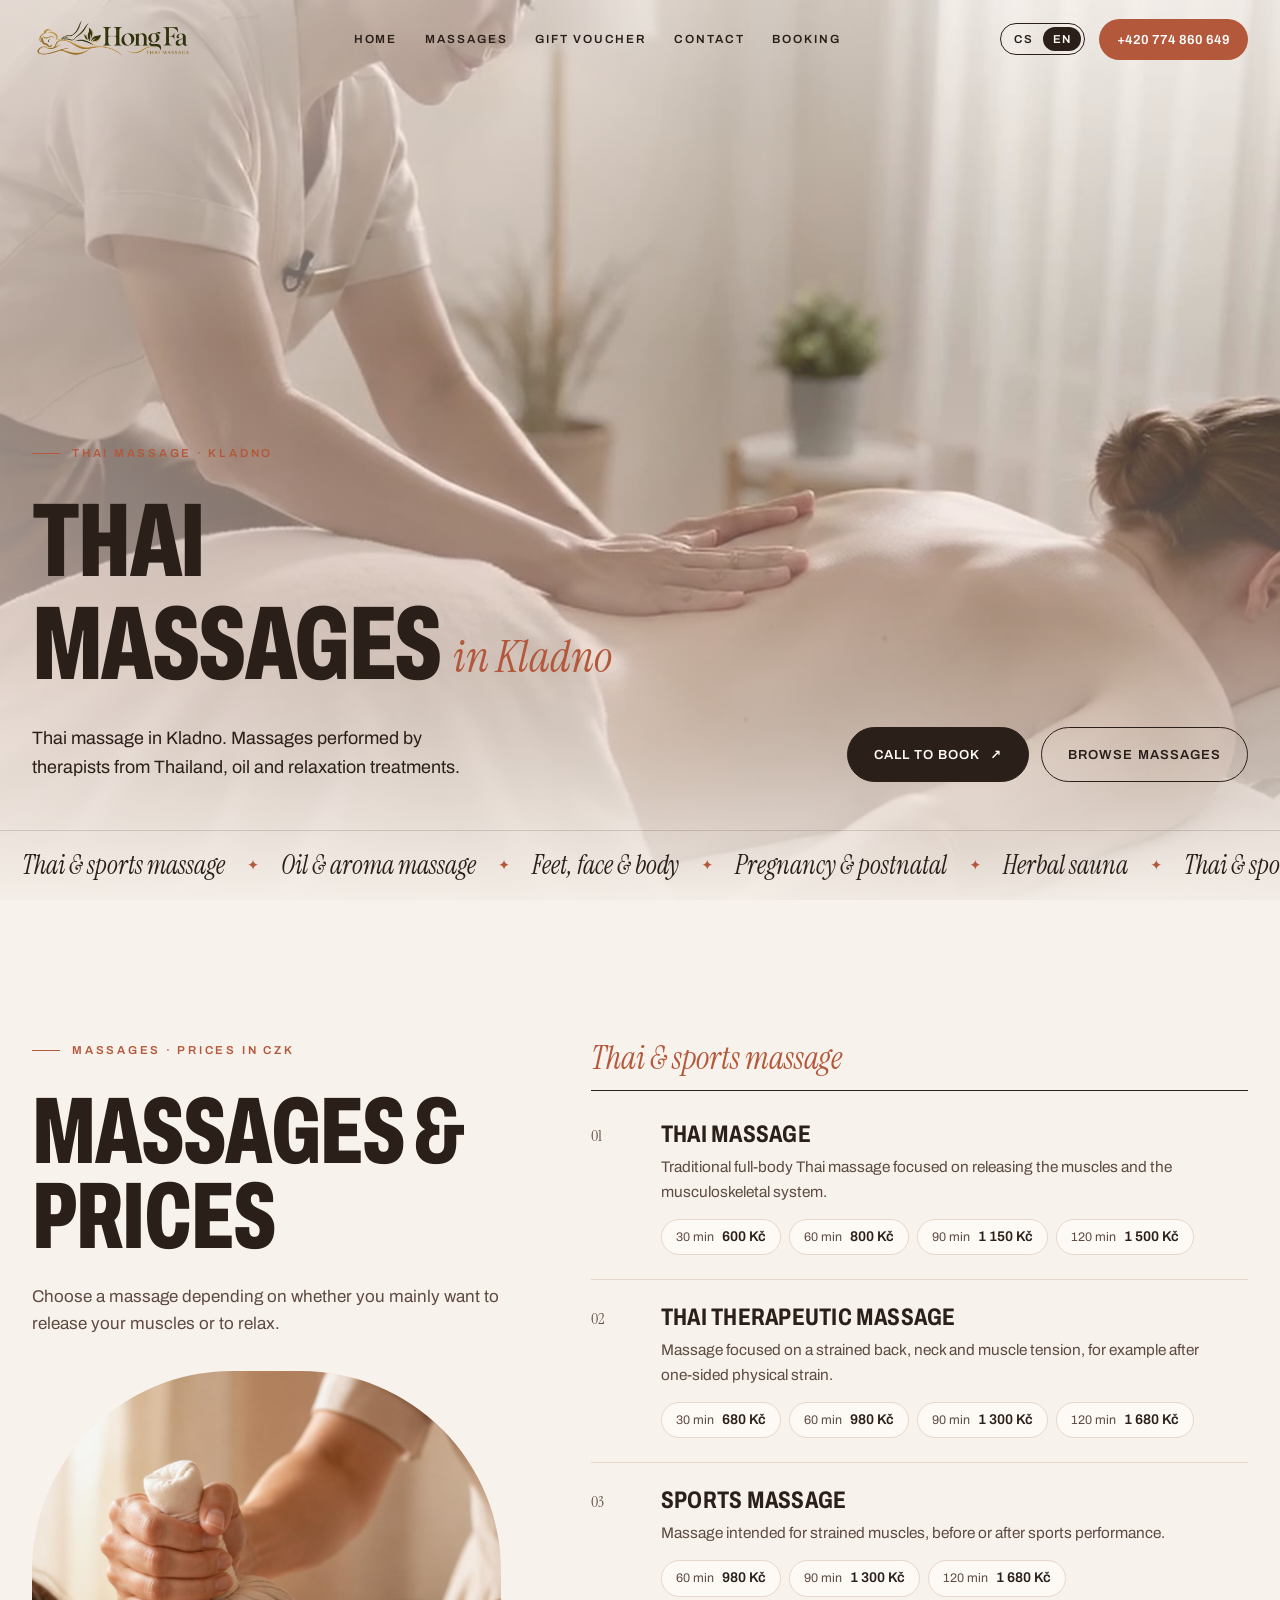
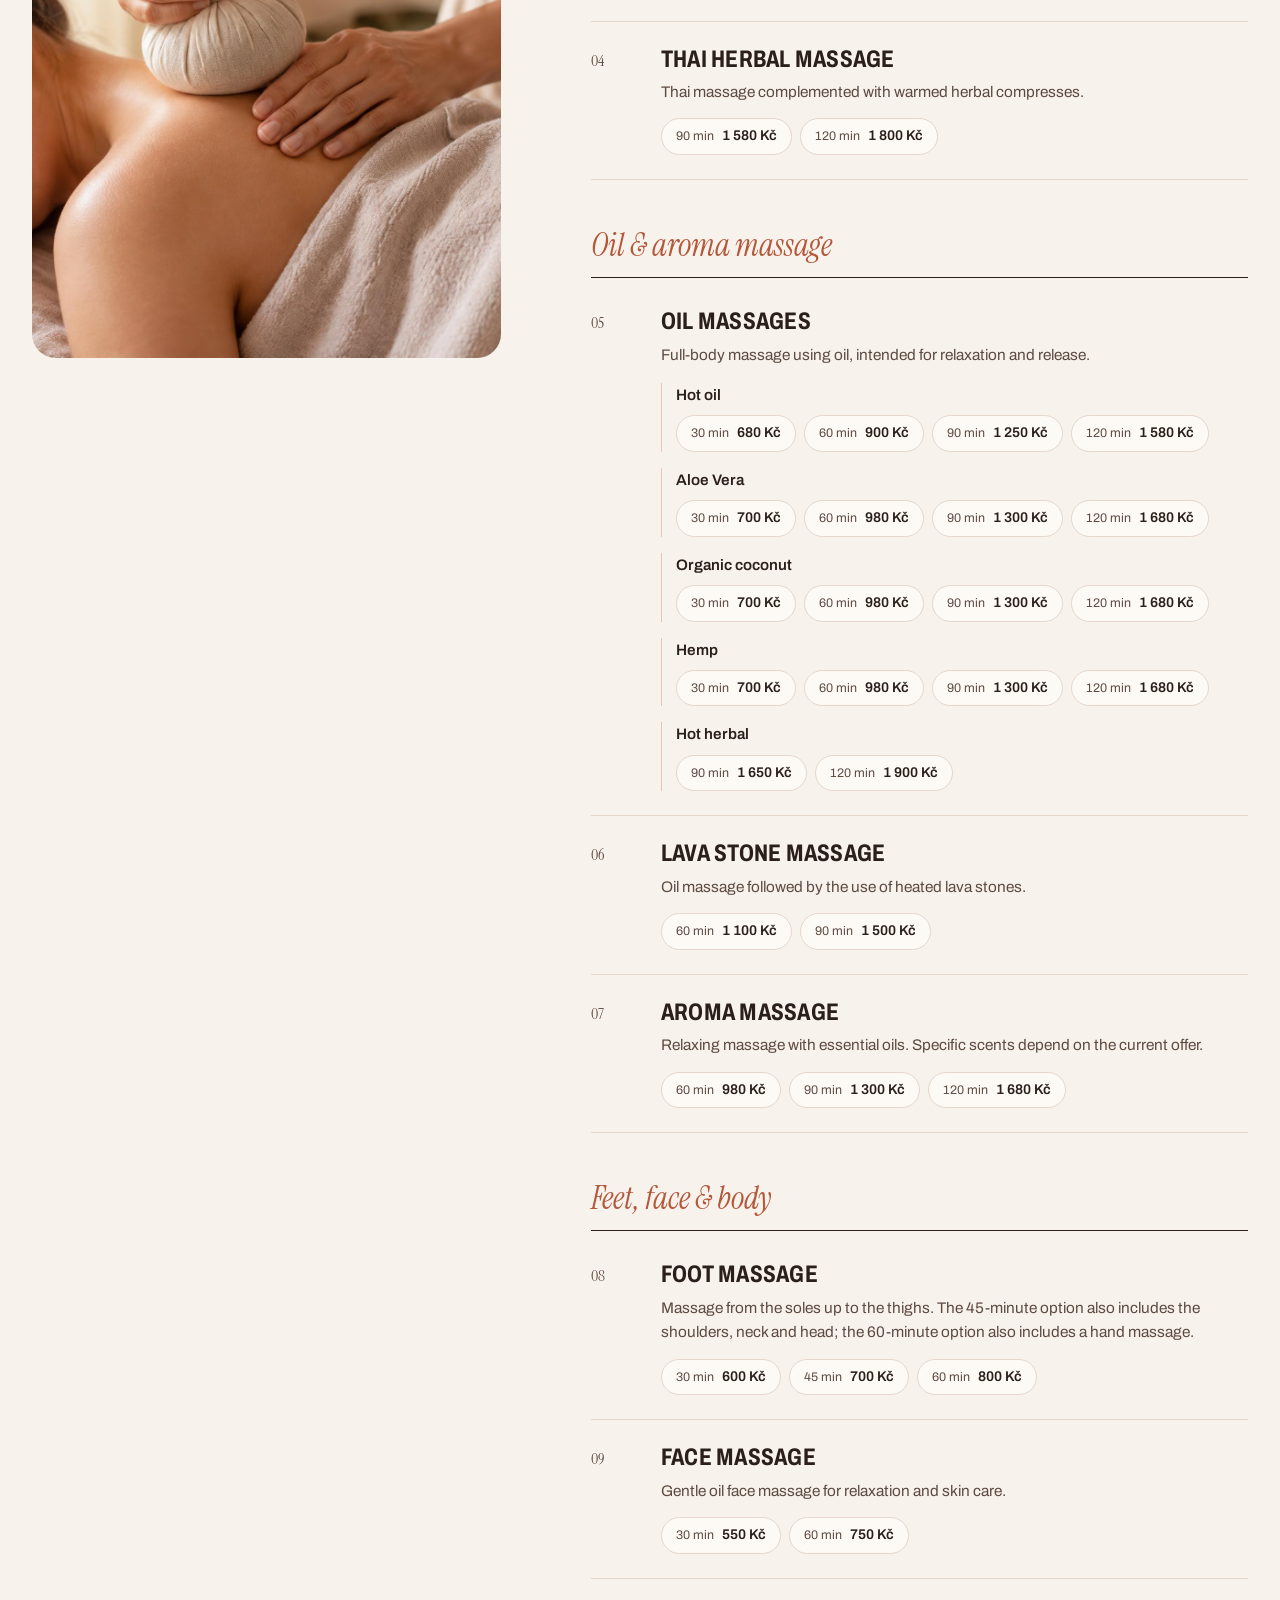
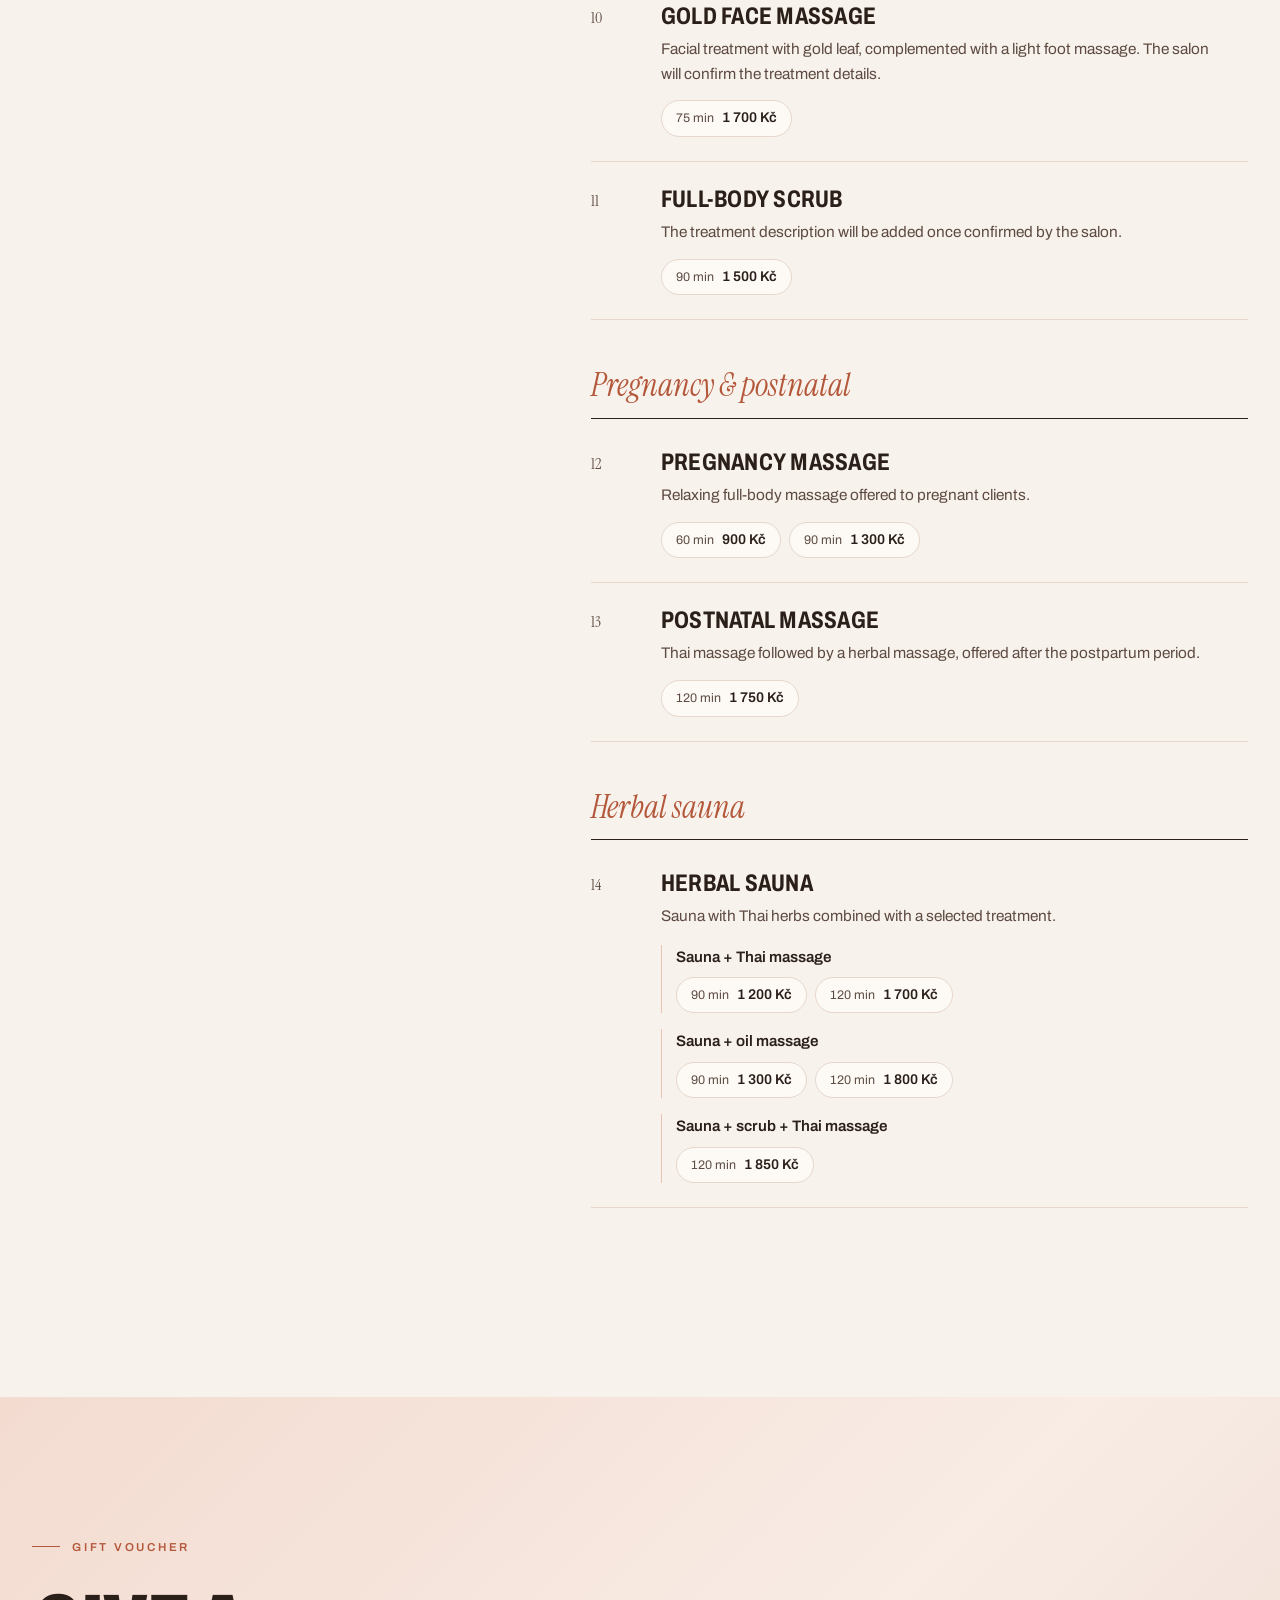
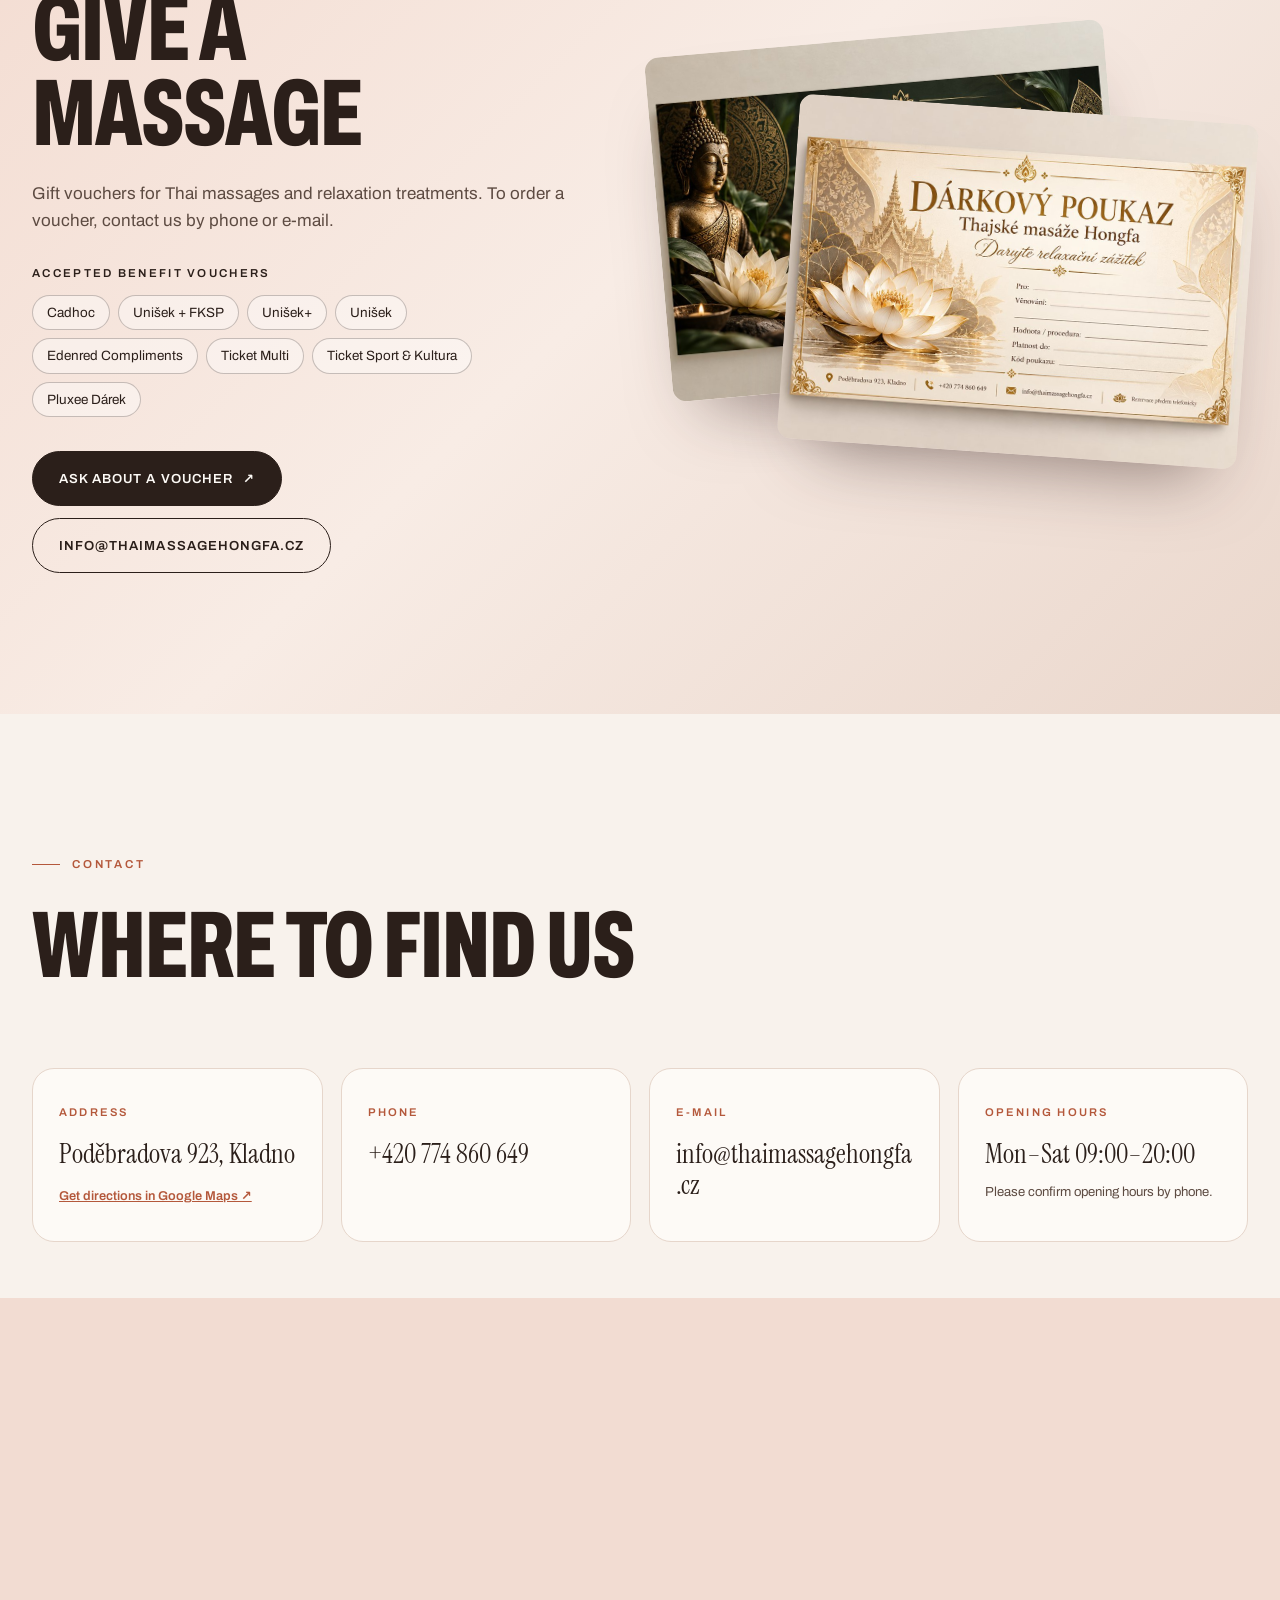
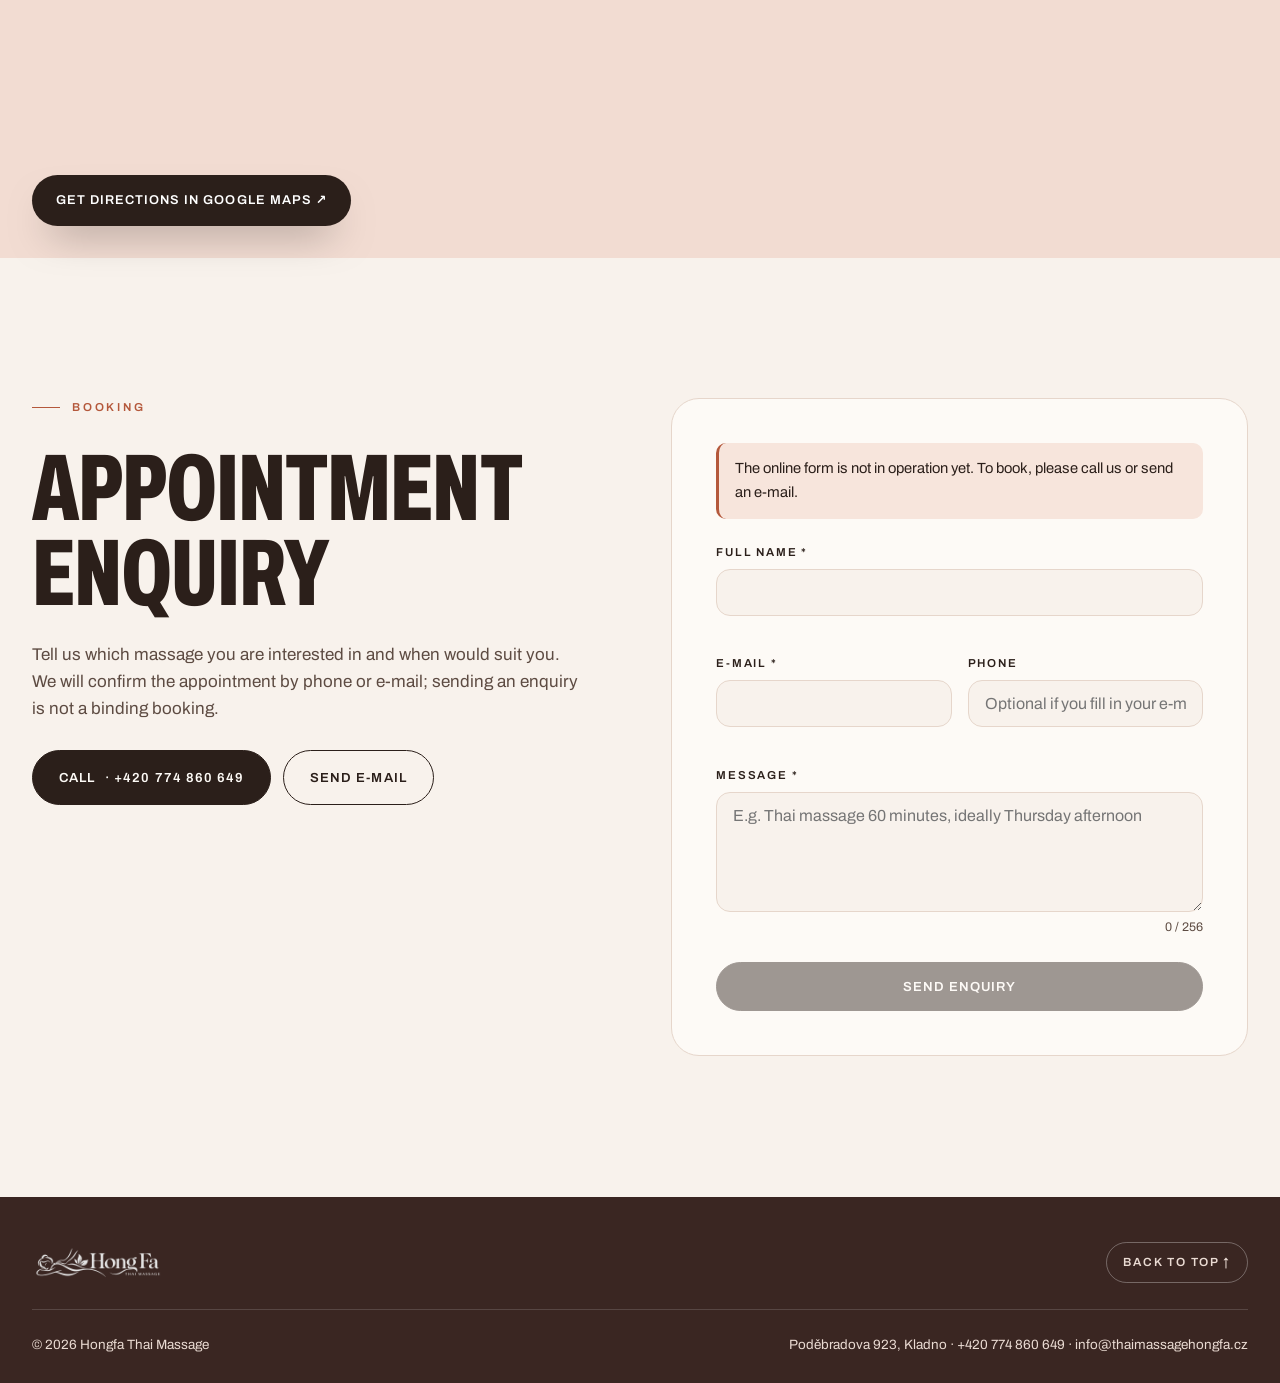
<file: index.html>
<!doctype html>
<html lang="cs">
<head>
<meta charset="utf-8">
<meta name="viewport" content="width=device-width,initial-scale=1,viewport-fit=cover">
<meta name="robots" content="noindex,nofollow,noarchive">
<title>Thajské masáže Hongfa | Kladno</title>
<meta name="description" content="Thajské masáže, olejové masáže, bylinné procedury a další relaxační služby v Kladně. Prohlédněte si nabídku a ceník salonu Hongfa.">
<link rel="canonical" href="https://thaimassagehongfa.cz/">
<meta name="theme-color" content="#f6eee8">
<meta property="og:title" content="Thajské masáže Hongfa | Kladno">
<meta property="og:description" content="Thajské masáže, olejové masáže, bylinné procedury a další relaxační služby v Kladně. Prohlédněte si nabídku a ceník salonu Hongfa.">
<meta property="og:url" content="https://thaimassagehongfa.cz/">
<meta property="og:locale" content="cs_CZ">
<link rel="icon" href="/assets/web/logo.png">
<link rel="preconnect" href="https://fonts.googleapis.com"><link rel="preconnect" href="https://fonts.gstatic.com" crossorigin>
<link rel="stylesheet" href="https://fonts.googleapis.com/css2?family=Archivo:wdth,wght@62..125,300..800&family=Instrument+Serif:ital@0;1&display=swap">
<link rel="preload" as="image" href="/assets/video/hero-poster.jpg">
<link rel="stylesheet" href="/style.css">
<script>document.documentElement.classList.add('js')</script>
</head>
<body>
<a class="skip" href="#masaze"><span data-i18n="ui.nav.massages">Masáže</span></a>
<header class="nav" id="nav">
  <div class="wrap navin">
    <a class="brand" href="#domu" aria-label="Hong Fa"><img src="/assets/web/logo.png" alt="Thajské masáže Hong Fa" width="180" height="60"></a>
    <nav class="links" aria-label="Menu"><a href="#domu"><span data-i18n="ui.nav.home">Domů</span></a><a href="#masaze"><span data-i18n="ui.nav.massages">Masáže</span></a><a href="#poukaz"><span data-i18n="ui.nav.voucher">Dárkový poukaz</span></a><a href="#kontakt"><span data-i18n="ui.nav.contact">Kontakt</span></a><a href="#rezervace"><span data-i18n="ui.nav.booking">Rezervace</span></a></nav>
    <div class="navr">
      <div class="lang" role="group" data-i18n-attr="aria-label:ui.nav.language" aria-label="Jazyk"><button type="button" data-lang="cs" aria-pressed="true">CS</button><button type="button" data-lang="en" aria-pressed="false">EN</button></div>
      <a class="cta-s" href="tel:+420774860649">+420 774 860 649</a>
      <button class="burger" type="button" aria-expanded="false" aria-controls="mnav" data-i18n-attr="aria-label:ui.nav.menu" aria-label="Menu"><span></span><span></span></button>
    </div>
  </div>
  <div class="mnav" id="mnav" hidden><nav aria-label="Menu"><a href="#domu"><span data-i18n="ui.nav.home">Domů</span></a><a href="#masaze"><span data-i18n="ui.nav.massages">Masáže</span></a><a href="#poukaz"><span data-i18n="ui.nav.voucher">Dárkový poukaz</span></a><a href="#kontakt"><span data-i18n="ui.nav.contact">Kontakt</span></a><a href="#rezervace"><span data-i18n="ui.nav.booking">Rezervace</span></a></nav><a class="btn dark" href="tel:+420774860649"><span data-i18n="ui.common.call">Zavolat a objednat se</span> · +420 774 860 649</a></div>
</header>

<main>
<section class="hero" id="domu">
  <div class="hero-media" aria-hidden="true">
    <video id="hv" muted loop playsinline preload="none" poster="/assets/video/hero-poster.jpg" data-desktop="/assets/video/hero-desktop.mp4" data-mobile="/assets/video/hero-mobile.mp4"></video>
  </div>
  <div class="hero-veil" aria-hidden="true"></div>
  <div class="wrap hero-in">
    <p class="eyebrow"><span data-i18n="ui.hero.eyebrow">Thajské masáže · Kladno</span></p>
    <h1 class="display"><span class="l1" data-i18n="ui.hero.titleTop">Thajské</span><span class="l2"><span data-i18n="ui.hero.titleBottom">masáže</span><em data-i18n="ui.hero.titleAccent">v Kladně</em></span></h1>
    <div class="hero-foot">
      <p class="lead"><span data-i18n="hero.text">Thajské masáže v Kladně. Masáže prováděné maséry z Thajska, olejové a relaxační procedury.</span></p>
      <div class="btns"><a class="btn dark" href="tel:+420774860649"><span data-i18n="hero.primaryCta">Zavolat a objednat se</span> <span aria-hidden="true">↗</span></a><a class="btn ghost" href="#masaze"><span data-i18n="hero.secondaryCta">Prohlédnout masáže</span></a></div>
    </div>
  </div>
  <div class="marquee" aria-hidden="true"><div class="track"><span data-i18n="cat.thai.name">Thajské a sportovní masáže</span><i aria-hidden="true">✦</i><span data-i18n="cat.oil.name">Olejové a aroma masáže</span><i aria-hidden="true">✦</i><span data-i18n="cat.care.name">Nohy, obličej a tělo</span><i aria-hidden="true">✦</i><span data-i18n="cat.mother.name">Těhotenství a po porodu</span><i aria-hidden="true">✦</i><span data-i18n="cat.sauna.name">Bylinná sauna</span><i aria-hidden="true">✦</i><span data-i18n="cat.thai.name">Thajské a sportovní masáže</span><i aria-hidden="true">✦</i><span data-i18n="cat.oil.name">Olejové a aroma masáže</span><i aria-hidden="true">✦</i><span data-i18n="cat.care.name">Nohy, obličej a tělo</span><i aria-hidden="true">✦</i><span data-i18n="cat.mother.name">Těhotenství a po porodu</span><i aria-hidden="true">✦</i><span data-i18n="cat.sauna.name">Bylinná sauna</span><i aria-hidden="true">✦</i><span data-i18n="cat.thai.name">Thajské a sportovní masáže</span><i aria-hidden="true">✦</i><span data-i18n="cat.oil.name">Olejové a aroma masáže</span><i aria-hidden="true">✦</i><span data-i18n="cat.care.name">Nohy, obličej a tělo</span><i aria-hidden="true">✦</i><span data-i18n="cat.mother.name">Těhotenství a po porodu</span><i aria-hidden="true">✦</i><span data-i18n="cat.sauna.name">Bylinná sauna</span><i aria-hidden="true">✦</i></div></div>
</section>

<section class="sec massages" id="masaze">
  <div class="wrap mgrid">
    <div class="mside reveal">
      <p class="eyebrow"><span data-i18n="ui.massages.eyebrow">Masáže · ceny v Kč</span></p><h2 class="h2"><span data-i18n="ui.massages.title">Masáže a ceník</span></h2><p><span data-i18n="ui.massages.text">Vyberte si masáž podle toho, zda chcete hlavně uvolnit svaly, nebo si odpočinout.</span></p>
      <figure class="photo"><img src="/assets/web/hands.jpg" alt="" width="1024" height="1280" loading="lazy" decoding="async"></figure>
    </div>
    <div class="mlist"><div class="mgroup reveal"><h3 class="mcat"><span data-i18n="cat.thai.name">Thajské a sportovní masáže</span></h3><article class="mrow"><span class="mnum">01</span><div class="mbody"><h4><span data-i18n="svc.thai-classic.name">Thajská masáž</span></h4><p><span data-i18n="svc.thai-classic.desc">Tradiční thajská masáž celého těla se zaměřením na uvolnění svalů a pohybového aparátu.</span></p><ul class="mprices"><li><span>30&nbsp;min</span><b>600 Kč</b></li><li><span>60&nbsp;min</span><b>800 Kč</b></li><li><span>90&nbsp;min</span><b>1 150 Kč</b></li><li><span>120&nbsp;min</span><b>1 500 Kč</b></li></ul></div></article><article class="mrow"><span class="mnum">02</span><div class="mbody"><h4><span data-i18n="svc.thai-therapeutic.name">Thajská terapeutická masáž</span></h4><p><span data-i18n="svc.thai-therapeutic.desc">Masáž zaměřená na namáhaná záda, šíji a svalové napětí, například po jednostranné zátěži.</span></p><ul class="mprices"><li><span>30&nbsp;min</span><b>680 Kč</b></li><li><span>60&nbsp;min</span><b>980 Kč</b></li><li><span>90&nbsp;min</span><b>1 300 Kč</b></li><li><span>120&nbsp;min</span><b>1 680 Kč</b></li></ul></div></article><article class="mrow"><span class="mnum">03</span><div class="mbody"><h4><span data-i18n="svc.sport.name">Sportovní masáž</span></h4><p><span data-i18n="svc.sport.desc">Masáž určená pro namáhané svaly, před sportovním výkonem nebo po něm.</span></p><ul class="mprices"><li><span>60&nbsp;min</span><b>980 Kč</b></li><li><span>90&nbsp;min</span><b>1 300 Kč</b></li><li><span>120&nbsp;min</span><b>1 680 Kč</b></li></ul></div></article><article class="mrow"><span class="mnum">04</span><div class="mbody"><h4><span data-i18n="svc.thai-herbal.name">Thajská bylinná masáž</span></h4><p><span data-i18n="svc.thai-herbal.desc">Thajská masáž doplněná nahřátými bylinnými měšci.</span></p><ul class="mprices"><li><span>90&nbsp;min</span><b>1 580 Kč</b></li><li><span>120&nbsp;min</span><b>1 800 Kč</b></li></ul></div></article></div><div class="mgroup reveal"><h3 class="mcat"><span data-i18n="cat.oil.name">Olejové a aroma masáže</span></h3><article class="mrow"><span class="mnum">05</span><div class="mbody"><h4><span data-i18n="svc.oil.name">Olejové masáže</span></h4><p><span data-i18n="svc.oil.desc">Celotělová masáž s použitím oleje, určená k relaxaci a uvolnění.</span></p><div class="mvar"><h5><span data-i18n="svc.oil.v0">Horká olejová</span></h5><ul class="mprices"><li><span>30&nbsp;min</span><b>680 Kč</b></li><li><span>60&nbsp;min</span><b>900 Kč</b></li><li><span>90&nbsp;min</span><b>1 250 Kč</b></li><li><span>120&nbsp;min</span><b>1 580 Kč</b></li></ul></div><div class="mvar"><h5><span data-i18n="svc.oil.v1">Aloe Vera</span></h5><ul class="mprices"><li><span>30&nbsp;min</span><b>700 Kč</b></li><li><span>60&nbsp;min</span><b>980 Kč</b></li><li><span>90&nbsp;min</span><b>1 300 Kč</b></li><li><span>120&nbsp;min</span><b>1 680 Kč</b></li></ul></div><div class="mvar"><h5><span data-i18n="svc.oil.v2">BIO kokos</span></h5><ul class="mprices"><li><span>30&nbsp;min</span><b>700 Kč</b></li><li><span>60&nbsp;min</span><b>980 Kč</b></li><li><span>90&nbsp;min</span><b>1 300 Kč</b></li><li><span>120&nbsp;min</span><b>1 680 Kč</b></li></ul></div><div class="mvar"><h5><span data-i18n="svc.oil.v3">Konopná</span></h5><ul class="mprices"><li><span>30&nbsp;min</span><b>700 Kč</b></li><li><span>60&nbsp;min</span><b>980 Kč</b></li><li><span>90&nbsp;min</span><b>1 300 Kč</b></li><li><span>120&nbsp;min</span><b>1 680 Kč</b></li></ul></div><div class="mvar"><h5><span data-i18n="svc.oil.v4">Horká bylinná</span></h5><ul class="mprices"><li><span>90&nbsp;min</span><b>1 650 Kč</b></li><li><span>120&nbsp;min</span><b>1 900 Kč</b></li></ul></div></div></article><article class="mrow"><span class="mnum">06</span><div class="mbody"><h4><span data-i18n="svc.lava-stones.name">Masáž lávovými kameny</span></h4><p><span data-i18n="svc.lava-stones.desc">Olejová masáž následovaná použitím nahřátých lávových kamenů.</span></p><ul class="mprices"><li><span>60&nbsp;min</span><b>1 100 Kč</b></li><li><span>90&nbsp;min</span><b>1 500 Kč</b></li></ul></div></article><article class="mrow"><span class="mnum">07</span><div class="mbody"><h4><span data-i18n="svc.aroma.name">Aroma masáž</span></h4><p><span data-i18n="svc.aroma.desc">Relaxační masáž s esenciálními oleji. Konkrétní vůně podle aktuální nabídky.</span></p><ul class="mprices"><li><span>60&nbsp;min</span><b>980 Kč</b></li><li><span>90&nbsp;min</span><b>1 300 Kč</b></li><li><span>120&nbsp;min</span><b>1 680 Kč</b></li></ul></div></article></div><div class="mgroup reveal"><h3 class="mcat"><span data-i18n="cat.care.name">Nohy, obličej a tělo</span></h3><article class="mrow"><span class="mnum">08</span><div class="mbody"><h4><span data-i18n="svc.foot.name">Masáž nohou</span></h4><p><span data-i18n="svc.foot.desc">Masáž od chodidel až po stehna. Varianta na 45 minut zahrnuje také ramena, šíji a hlavu; při 60 minutách také masáž rukou.</span></p><ul class="mprices"><li><span>30&nbsp;min</span><b>600 Kč</b></li><li><span>45&nbsp;min</span><b>700 Kč</b></li><li><span>60&nbsp;min</span><b>800 Kč</b></li></ul></div></article><article class="mrow"><span class="mnum">09</span><div class="mbody"><h4><span data-i18n="svc.face.name">Masáž obličeje</span></h4><p><span data-i18n="svc.face.desc">Jemná olejová masáž obličeje pro relaxaci a péči o pleť.</span></p><ul class="mprices"><li><span>30&nbsp;min</span><b>550 Kč</b></li><li><span>60&nbsp;min</span><b>750 Kč</b></li></ul></div></article><article class="mrow"><span class="mnum">10</span><div class="mbody"><h4><span data-i18n="svc.gold-face.name">Zlatá obličejová masáž</span></h4><p><span data-i18n="svc.gold-face.desc">Ošetření obličeje se zlatými plátky, doplněné lehkou masáží nohou. Podrobnosti procedury potvrdí salon.</span></p><ul class="mprices"><li><span>75&nbsp;min</span><b>1 700 Kč</b></li></ul></div></article><article class="mrow"><span class="mnum">11</span><div class="mbody"><h4><span data-i18n="svc.body-peeling.name">Peeling celého těla</span></h4><p><span data-i18n="svc.body-peeling.desc">Popis procedury doplníme po potvrzení salonem.</span></p><ul class="mprices"><li><span>90&nbsp;min</span><b>1 500 Kč</b></li></ul></div></article></div><div class="mgroup reveal"><h3 class="mcat"><span data-i18n="cat.mother.name">Těhotenství a po porodu</span></h3><article class="mrow"><span class="mnum">12</span><div class="mbody"><h4><span data-i18n="svc.pregnancy.name">Těhotenská masáž</span></h4><p><span data-i18n="svc.pregnancy.desc">Relaxační celotělová masáž nabízená těhotným klientkám.</span></p><ul class="mprices"><li><span>60&nbsp;min</span><b>900 Kč</b></li><li><span>90&nbsp;min</span><b>1 300 Kč</b></li></ul></div></article><article class="mrow"><span class="mnum">13</span><div class="mbody"><h4><span data-i18n="svc.postnatal.name">Masáž po porodu</span></h4><p><span data-i18n="svc.postnatal.desc">Thajská a následná bylinná masáž nabízená po šestinedělí.</span></p><ul class="mprices"><li><span>120&nbsp;min</span><b>1 750 Kč</b></li></ul></div></article></div><div class="mgroup reveal"><h3 class="mcat"><span data-i18n="cat.sauna.name">Bylinná sauna</span></h3><article class="mrow"><span class="mnum">14</span><div class="mbody"><h4><span data-i18n="svc.herbal-sauna.name">Bylinná sauna</span></h4><p><span data-i18n="svc.herbal-sauna.desc">Sauna s thajskými bylinkami kombinovaná s vybranou procedurou.</span></p><div class="mvar"><h5><span data-i18n="svc.herbal-sauna.v0">Sauna + thajská masáž</span></h5><ul class="mprices"><li><span>90&nbsp;min</span><b>1 200 Kč</b></li><li><span>120&nbsp;min</span><b>1 700 Kč</b></li></ul></div><div class="mvar"><h5><span data-i18n="svc.herbal-sauna.v1">Sauna + olejová masáž</span></h5><ul class="mprices"><li><span>90&nbsp;min</span><b>1 300 Kč</b></li><li><span>120&nbsp;min</span><b>1 800 Kč</b></li></ul></div><div class="mvar"><h5><span data-i18n="svc.herbal-sauna.v2">Sauna + peeling + thajská masáž</span></h5><ul class="mprices"><li><span>120&nbsp;min</span><b>1 850 Kč</b></li></ul></div></div></article></div></div>
  </div>
</section>

<section class="sec voucher" id="poukaz">
  <div class="wrap vgrid">
    <div class="vcopy reveal">
      <p class="eyebrow"><span data-i18n="ui.voucher.eyebrow">Dárkový poukaz</span></p><h2 class="h2"><span data-i18n="ui.voucher.title">Darujte masáž</span></h2>
      <p><span data-i18n="ui.voucher.text">Dárkové poukazy na thajské masáže a relaxační procedury. Pro objednání poukazu nás kontaktujte telefonicky nebo e-mailem.</span></p>
      <h3 class="small"><span data-i18n="ui.voucher.benefitsTitle">Přijímané benefitní poukázky</span></h3><ul class="pills"><li>Cadhoc</li><li>Unišek + FKSP</li><li>Unišek+</li><li>Unišek</li><li>Edenred Compliments</li><li>Ticket Multi</li><li>Ticket Sport &amp; Kultura</li><li>Pluxee Dárek</li></ul>
      <div class="btns"><a class="btn dark" href="tel:+420774860649"><span data-i18n="ui.voucher.cta">Zeptat se na poukaz</span> <span aria-hidden="true">↗</span></a><a class="btn ghost" href="mailto:info@thaimassagehongfa.cz">info@thaimassagehongfa.cz</a></div>
    </div>
    <figure class="vstack reveal">
      <img class="v1" src="/assets/web/poukaz.jpg" alt="" width="1100" height="825" loading="lazy" decoding="async">
      <img class="v2" src="/assets/web/poukaz2.jpg" alt="" width="1100" height="825" loading="lazy" decoding="async">
    </figure>
  </div>
</section>

<section class="sec contact" id="kontakt">
  <div class="wrap">
    <div class="shead reveal"><div><p class="eyebrow"><span data-i18n="ui.contact.eyebrow">Kontakt</span></p><h2 class="h2"><span data-i18n="ui.contact.title">Kde nás najdete</span></h2></div></div>
    <div class="cgrid">
      <div class="ccard reveal"><span class="clabel"><span data-i18n="ui.contact.address">Adresa</span></span><p class="cval">Poděbradova 923, Kladno</p><a class="clink" href="https://www.google.com/maps/dir/?api=1&amp;destination=Thajsk%C3%A9%20mas%C3%A1%C5%BEe%20Hongfa%2C%20Pod%C4%9Bbradova%20923%2C%20Kladno" target="_blank" rel="noopener"><span data-i18n="ui.contact.directions">Navigovat v Google Maps</span> ↗</a></div>
      <div class="ccard reveal" style="--d:70ms"><span class="clabel"><span data-i18n="ui.contact.phone">Telefon</span></span><p class="cval"><a href="tel:+420774860649">+420 774 860 649</a></p></div>
      <div class="ccard reveal" style="--d:140ms"><span class="clabel"><span data-i18n="ui.contact.email">E-mail</span></span><p class="cval"><a href="mailto:info@thaimassagehongfa.cz">info@thaimassagehongfa.cz</a></p></div>
      <div class="ccard reveal" style="--d:210ms"><span class="clabel"><span data-i18n="ui.contact.hours">Otevírací doba</span></span><p class="cval"><span data-i18n="contact.hours">Po–So 09:00–20:00</span></p><p class="cnote"><span data-i18n="ui.contact.hoursNote">Otevírací dobu prosím ověřte telefonicky.</span></p></div>
    </div>
  </div>
  <div class="map">
    <iframe data-i18n-attr="title:ui.contact.mapTitle" title="Mapa – Thajské masáže Hongfa, Poděbradova 923, Kladno" src="https://www.google.com/maps?q=Thajsk%C3%A9%20mas%C3%A1%C5%BEe%20Hongfa%2C%20Pod%C4%9Bbradova%20923%2C%20Kladno&z=16&output=embed" loading="eager" referrerpolicy="no-referrer-when-downgrade" allowfullscreen></iframe>
    <a class="mapbtn" href="https://www.google.com/maps/dir/?api=1&amp;destination=Thajsk%C3%A9%20mas%C3%A1%C5%BEe%20Hongfa%2C%20Pod%C4%9Bbradova%20923%2C%20Kladno" target="_blank" rel="noopener"><span data-i18n="ui.contact.directions">Navigovat v Google Maps</span> ↗</a>
  </div>
</section>

<section class="sec booking" id="rezervace">
  <div class="wrap bgrid">
    <div class="bcopy reveal">
      <p class="eyebrow"><span data-i18n="ui.booking.eyebrow">Rezervace</span></p><h2 class="h2"><span data-i18n="ui.booking.title">Poptávka termínu</span></h2><p><span data-i18n="ui.booking.text">Napište nám, o jakou masáž máte zájem a kdy by vám termín vyhovoval. Termín potvrdíme telefonicky nebo e-mailem; odeslání poptávky není závazná rezervace.</span></p>
      <div class="alt"><a class="btn dark" href="tel:+420774860649"><span data-i18n="ui.booking.callUs">Zavolat</span> · +420 774 860 649</a><a class="btn ghost" href="mailto:info@thaimassagehongfa.cz"><span data-i18n="ui.booking.writeUs">Napsat e-mail</span></a></div>
    </div>
    <form class="form reveal" id="enq" novalidate data-enabled="false">
      <div class="notice" role="status"><span data-i18n="ui.booking.unavailable">Online formulář zatím není v provozu. Pro objednání nám prosím zavolejte nebo napište e-mail.</span></div>
      <div class="hp" aria-hidden="true"><label>Website <input name="website" tabindex="-1" autocomplete="off"></label></div>
      <div class="field"><label for="f-name"><span data-i18n="ui.booking.name">Jméno a příjmení</span> *</label><input id="f-name" name="name" autocomplete="name" required maxlength="100"><span class="err" id="e-name"></span></div>
      <div class="row2">
        <div class="field"><label for="f-email"><span data-i18n="ui.booking.email">E-mail</span> *</label><input id="f-email" name="email" type="email" autocomplete="email" required maxlength="200"><span class="err" id="e-email"></span></div>
        <div class="field"><label for="f-phone"><span data-i18n="ui.booking.phone">Telefon</span></label><input id="f-phone" name="phone" type="tel" autocomplete="tel" maxlength="30" data-i18n-attr="placeholder:ui.booking.phoneHint" placeholder="Nepovinné, pokud vyplníte e-mail"><span class="err" id="e-phone"></span></div>
      </div>
      <div class="field"><label for="f-msg"><span data-i18n="ui.booking.message">Zpráva</span> *</label><textarea id="f-msg" name="message" rows="4" maxlength="256" required data-i18n-attr="placeholder:ui.booking.messagePlaceholder" placeholder="Např. thajská masáž 60 minut, ideálně ve čtvrtek odpoledne"></textarea><div class="meta"><span class="err" id="e-message"></span><span class="count" id="count">0 / 256</span></div></div>
      
      <button class="btn dark submit" type="submit" aria-disabled="true"><span data-i18n="ui.booking.submit">Odeslat poptávku</span></button>
      <div class="status" id="fstatus" role="alert" aria-live="polite"></div>
    </form>
  </div>
</section>
</main>

<footer class="foot">
  <div class="wrap">
    <div class="ftop"><a href="#domu" aria-label="Hong Fa"><img src="/assets/web/logo.png" alt="Thajské masáže Hong Fa" width="120" height="40" loading="lazy"></a><a class="fup" href="#domu"><span data-i18n="ui.footer.top">Zpět nahoru</span> ↑</a></div>
    <div class="frow"><span>© 2026 <span data-i18n="footer.copyright">Thajské masáže Hongfa</span></span><span>Poděbradova 923, Kladno · <a href="tel:+420774860649">+420 774 860 649</a> · <a href="mailto:info@thaimassagehongfa.cz">info@thaimassagehongfa.cz</a></span></div>
  </div>
</footer>
<script>window.HF_I18N={"cs":{"ui.nav.home":"Domů","ui.nav.massages":"Masáže","ui.nav.voucher":"Dárkový poukaz","ui.nav.contact":"Kontakt","ui.nav.booking":"Rezervace","ui.nav.menu":"Menu","ui.nav.close":"Zavřít","ui.nav.language":"Jazyk","ui.hero.eyebrow":"Thajské masáže · Kladno","ui.hero.titleTop":"Thajské","ui.hero.titleBottom":"masáže","ui.hero.titleAccent":"v Kladně","ui.massages.eyebrow":"Masáže · ceny v Kč","ui.massages.title":"Masáže a ceník","ui.massages.text":"Vyberte si masáž podle toho, zda chcete hlavně uvolnit svaly, nebo si odpočinout.","ui.massages.durations":"Délka","ui.massages.pending":"Popis procedury doplníme po potvrzení salonem.","ui.voucher.eyebrow":"Dárkový poukaz","ui.voucher.title":"Darujte masáž","ui.voucher.text":"Dárkové poukazy na thajské masáže a relaxační procedury. Pro objednání poukazu nás kontaktujte telefonicky nebo e-mailem.","ui.voucher.benefitsTitle":"Přijímané benefitní poukázky","ui.voucher.cta":"Zeptat se na poukaz","ui.contact.eyebrow":"Kontakt","ui.contact.title":"Kde nás najdete","ui.contact.address":"Adresa","ui.contact.phone":"Telefon","ui.contact.email":"E-mail","ui.contact.hours":"Otevírací doba","ui.contact.hoursNote":"Otevírací dobu prosím ověřte telefonicky.","ui.contact.directions":"Navigovat v Google Maps","ui.contact.mapTitle":"Mapa – Thajské masáže Hongfa, Poděbradova 923, Kladno","ui.booking.eyebrow":"Rezervace","ui.booking.title":"Poptávka termínu","ui.booking.text":"Napište nám, o jakou masáž máte zájem a kdy by vám termín vyhovoval. Termín potvrdíme telefonicky nebo e-mailem; odeslání poptávky není závazná rezervace.","ui.booking.name":"Jméno a příjmení","ui.booking.email":"E-mail","ui.booking.phone":"Telefon","ui.booking.phoneHint":"Nepovinné, pokud vyplníte e-mail","ui.booking.message":"Zpráva","ui.booking.messagePlaceholder":"Např. thajská masáž 60 minut, ideálně ve čtvrtek odpoledne","ui.booking.submit":"Odeslat poptávku","ui.booking.sending":"Odesílám…","ui.booking.success":"Děkujeme, poptávka byla odeslána. Ozveme se vám s potvrzením termínu.","ui.booking.error":"Poptávku se nepodařilo odeslat. Zkuste to prosím znovu, nebo nám zavolejte.","ui.booking.unavailable":"Online formulář zatím není v provozu. Pro objednání nám prosím zavolejte nebo napište e-mail.","ui.booking.required":"Toto pole je povinné.","ui.booking.invalidEmail":"Zadejte platnou e-mailovou adresu.","ui.booking.invalidPhone":"Zadejte platné telefonní číslo.","ui.booking.tooLong":"Zpráva může mít nejvýše 256 znaků.","ui.booking.callUs":"Zavolat","ui.booking.writeUs":"Napsat e-mail","ui.footer.top":"Zpět nahoru","ui.footer.address":"Poděbradova 923, Kladno","ui.common.call":"Zavolat a objednat se","ui.common.currency":"Kč","seo.title":"Thajské masáže Hongfa | Kladno","seo.description":"Thajské masáže, olejové masáže, bylinné procedury a další relaxační služby v Kladně. Prohlédněte si nabídku a ceník salonu Hongfa.","hero.text":"Thajské masáže v Kladně. Masáže prováděné maséry z Thajska, olejové a relaxační procedury.","hero.primaryCta":"Zavolat a objednat se","hero.secondaryCta":"Prohlédnout masáže","gift.text":"Dárkové poukazy na thajské masáže a relaxační procedury.","contact.hours":"Po–So 09:00–20:00","footer.copyright":"Thajské masáže Hongfa","cat.thai.name":"Thajské a sportovní masáže","cat.thai.text":"Tradiční thajská masáž, terapeutická a bylinná varianta a sportovní masáž.","cat.oil.name":"Olejové a aroma masáže","cat.oil.text":"Celotělové masáže s olejem, esenciálními oleji nebo lávovými kameny.","cat.care.name":"Nohy, obličej a tělo","cat.care.text":"Masáž nohou, péče o obličej a peeling celého těla.","cat.mother.name":"Těhotenství a po porodu","cat.mother.text":"Masáže nabízené těhotným klientkám a po šestinedělí.","cat.sauna.name":"Bylinná sauna","cat.sauna.text":"Sauna s thajskými bylinkami v kombinaci s masáží.","svc.thai-classic.name":"Thajská masáž","svc.thai-classic.desc":"Tradiční thajská masáž celého těla se zaměřením na uvolnění svalů a pohybového aparátu.","svc.thai-therapeutic.name":"Thajská terapeutická masáž","svc.thai-therapeutic.desc":"Masáž zaměřená na namáhaná záda, šíji a svalové napětí, například po jednostranné zátěži.","svc.oil.name":"Olejové masáže","svc.oil.desc":"Celotělová masáž s použitím oleje, určená k relaxaci a uvolnění.","svc.oil.v0":"Horká olejová","svc.oil.v1":"Aloe Vera","svc.oil.v2":"BIO kokos","svc.oil.v3":"Konopná","svc.oil.v4":"Horká bylinná","svc.foot.name":"Masáž nohou","svc.foot.desc":"Masáž od chodidel až po stehna. Varianta na 45 minut zahrnuje také ramena, šíji a hlavu; při 60 minutách také masáž rukou.","svc.face.name":"Masáž obličeje","svc.face.desc":"Jemná olejová masáž obličeje pro relaxaci a péči o pleť.","svc.pregnancy.name":"Těhotenská masáž","svc.pregnancy.desc":"Relaxační celotělová masáž nabízená těhotným klientkám.","svc.postnatal.name":"Masáž po porodu","svc.postnatal.desc":"Thajská a následná bylinná masáž nabízená po šestinedělí.","svc.sport.name":"Sportovní masáž","svc.sport.desc":"Masáž určená pro namáhané svaly, před sportovním výkonem nebo po něm.","svc.thai-herbal.name":"Thajská bylinná masáž","svc.thai-herbal.desc":"Thajská masáž doplněná nahřátými bylinnými měšci.","svc.herbal-sauna.name":"Bylinná sauna","svc.herbal-sauna.desc":"Sauna s thajskými bylinkami kombinovaná s vybranou procedurou.","svc.herbal-sauna.v0":"Sauna + thajská masáž","svc.herbal-sauna.v1":"Sauna + olejová masáž","svc.herbal-sauna.v2":"Sauna + peeling + thajská masáž","svc.gold-face.name":"Zlatá obličejová masáž","svc.gold-face.desc":"Ošetření obličeje se zlatými plátky, doplněné lehkou masáží nohou. Podrobnosti procedury potvrdí salon.","svc.lava-stones.name":"Masáž lávovými kameny","svc.lava-stones.desc":"Olejová masáž následovaná použitím nahřátých lávových kamenů.","svc.aroma.name":"Aroma masáž","svc.aroma.desc":"Relaxační masáž s esenciálními oleji. Konkrétní vůně podle aktuální nabídky.","svc.body-peeling.name":"Peeling celého těla","svc.body-peeling.desc":"Popis procedury doplníme po potvrzení salonem."},"en":{"ui.nav.home":"Home","ui.nav.massages":"Massages","ui.nav.voucher":"Gift voucher","ui.nav.contact":"Contact","ui.nav.booking":"Booking","ui.nav.menu":"Menu","ui.nav.close":"Close","ui.nav.language":"Language","ui.hero.eyebrow":"Thai massage · Kladno","ui.hero.titleTop":"Thai","ui.hero.titleBottom":"massages","ui.hero.titleAccent":"in Kladno","ui.massages.eyebrow":"Massages · prices in CZK","ui.massages.title":"Massages & prices","ui.massages.text":"Choose a massage depending on whether you mainly want to release your muscles or to relax.","ui.massages.durations":"Duration","ui.massages.pending":"The treatment description will be added once confirmed by the salon.","ui.voucher.eyebrow":"Gift voucher","ui.voucher.title":"Give a massage","ui.voucher.text":"Gift vouchers for Thai massages and relaxation treatments. To order a voucher, contact us by phone or e-mail.","ui.voucher.benefitsTitle":"Accepted benefit vouchers","ui.voucher.cta":"Ask about a voucher","ui.contact.eyebrow":"Contact","ui.contact.title":"Where to find us","ui.contact.address":"Address","ui.contact.phone":"Phone","ui.contact.email":"E-mail","ui.contact.hours":"Opening hours","ui.contact.hoursNote":"Please confirm opening hours by phone.","ui.contact.directions":"Get directions in Google Maps","ui.contact.mapTitle":"Map – Hongfa Thai Massage, Poděbradova 923, Kladno","ui.booking.eyebrow":"Booking","ui.booking.title":"Appointment enquiry","ui.booking.text":"Tell us which massage you are interested in and when would suit you. We will confirm the appointment by phone or e-mail; sending an enquiry is not a binding booking.","ui.booking.name":"Full name","ui.booking.email":"E-mail","ui.booking.phone":"Phone","ui.booking.phoneHint":"Optional if you fill in your e-mail","ui.booking.message":"Message","ui.booking.messagePlaceholder":"E.g. Thai massage 60 minutes, ideally Thursday afternoon","ui.booking.submit":"Send enquiry","ui.booking.sending":"Sending…","ui.booking.success":"Thank you, your enquiry has been sent. We will get back to you to confirm the appointment.","ui.booking.error":"The enquiry could not be sent. Please try again or call us.","ui.booking.unavailable":"The online form is not in operation yet. To book, please call us or send an e-mail.","ui.booking.required":"This field is required.","ui.booking.invalidEmail":"Enter a valid e-mail address.","ui.booking.invalidPhone":"Enter a valid phone number.","ui.booking.tooLong":"The message can have at most 256 characters.","ui.booking.callUs":"Call","ui.booking.writeUs":"Send e-mail","ui.footer.top":"Back to top","ui.footer.address":"Poděbradova 923, Kladno","ui.common.call":"Call to book","ui.common.currency":"CZK","seo.title":"Hongfa Thai Massage | Kladno","seo.description":"Thai massage, oil massage, herbal treatments and other relaxation services in Kladno. See the treatments and price list of the Hongfa salon.","hero.text":"Thai massage in Kladno. Massages performed by therapists from Thailand, oil and relaxation treatments.","hero.primaryCta":"Call to book","hero.secondaryCta":"Browse massages","gift.text":"Gift vouchers for Thai massages and relaxation treatments.","contact.hours":"Mon–Sat 09:00–20:00","footer.copyright":"Hongfa Thai Massage","cat.thai.name":"Thai & sports massage","cat.thai.text":"Traditional Thai massage, therapeutic and herbal variants and sports massage.","cat.oil.name":"Oil & aroma massage","cat.oil.text":"Full-body massages with oil, essential oils or lava stones.","cat.care.name":"Feet, face & body","cat.care.text":"Foot massage, face care and full-body scrub.","cat.mother.name":"Pregnancy & postnatal","cat.mother.text":"Massages offered to pregnant clients and after the postpartum period.","cat.sauna.name":"Herbal sauna","cat.sauna.text":"Sauna with Thai herbs combined with massage.","svc.thai-classic.name":"Thai massage","svc.thai-classic.desc":"Traditional full-body Thai massage focused on releasing the muscles and the musculoskeletal system.","svc.thai-therapeutic.name":"Thai therapeutic massage","svc.thai-therapeutic.desc":"Massage focused on a strained back, neck and muscle tension, for example after one-sided physical strain.","svc.oil.name":"Oil massages","svc.oil.desc":"Full-body massage using oil, intended for relaxation and release.","svc.oil.v0":"Hot oil","svc.oil.v1":"Aloe Vera","svc.oil.v2":"Organic coconut","svc.oil.v3":"Hemp","svc.oil.v4":"Hot herbal","svc.foot.name":"Foot massage","svc.foot.desc":"Massage from the soles up to the thighs. The 45-minute option also includes the shoulders, neck and head; the 60-minute option also includes a hand massage.","svc.face.name":"Face massage","svc.face.desc":"Gentle oil face massage for relaxation and skin care.","svc.pregnancy.name":"Pregnancy massage","svc.pregnancy.desc":"Relaxing full-body massage offered to pregnant clients.","svc.postnatal.name":"Postnatal massage","svc.postnatal.desc":"Thai massage followed by a herbal massage, offered after the postpartum period.","svc.sport.name":"Sports massage","svc.sport.desc":"Massage intended for strained muscles, before or after sports performance.","svc.thai-herbal.name":"Thai herbal massage","svc.thai-herbal.desc":"Thai massage complemented with warmed herbal compresses.","svc.herbal-sauna.name":"Herbal sauna","svc.herbal-sauna.desc":"Sauna with Thai herbs combined with a selected treatment.","svc.herbal-sauna.v0":"Sauna + Thai massage","svc.herbal-sauna.v1":"Sauna + oil massage","svc.herbal-sauna.v2":"Sauna + scrub + Thai massage","svc.gold-face.name":"Gold face massage","svc.gold-face.desc":"Facial treatment with gold leaf, complemented with a light foot massage. The salon will confirm the treatment details.","svc.lava-stones.name":"Lava stone massage","svc.lava-stones.desc":"Oil massage followed by the use of heated lava stones.","svc.aroma.name":"Aroma massage","svc.aroma.desc":"Relaxing massage with essential oils. Specific scents depend on the current offer.","svc.body-peeling.name":"Full-body scrub","svc.body-peeling.desc":"The treatment description will be added once confirmed by the salon."}};window.HF_FORM={"endpoint":"","profile":"","turnstileSiteKey":""};</script>
<script src="/app.js" defer></script>
</body>
</html>
</file>
<file: style.css>
:root{
  --ivory:#f8f2ec;--paper:#fdfaf6;--blush:#f2dcd2;--rose:#e9c3b3;--terra:#b4583b;--clay:#8c3f29;
  --ink:#2b1f1a;--ink2:#5d4b42;--line:#e6d6cb;--plum:#3a2622;--sage:#a7ad98;
  --cond:'Archivo',system-ui,sans-serif;--serif:'Instrument Serif',Georgia,serif;
  --ease:cubic-bezier(.2,.7,.2,1);
}
*{box-sizing:border-box}
html{scroll-behavior:smooth;scroll-padding-top:84px;-webkit-text-size-adjust:100%}
body{margin:0;background:var(--ivory);color:var(--ink);font:400 17px/1.6 var(--cond);font-stretch:100%;-webkit-font-smoothing:antialiased}
img{max-width:100%;display:block}
a{color:inherit}
p{margin:0 0 1em;color:var(--ink2)}
.wrap{width:min(1320px,calc(100% - 64px));margin-inline:auto}
.skip{position:absolute;left:-999px}.skip:focus{left:12px;top:12px;z-index:99;background:#fff;padding:8px 12px}
:focus-visible{outline:2px solid var(--terra);outline-offset:3px}

.eyebrow{font-size:.72rem;font-weight:600;letter-spacing:.24em;text-transform:uppercase;color:var(--terra);margin:0 0 18px;display:flex;align-items:center;gap:12px}
.eyebrow:before{content:'';width:28px;height:1px;background:currentColor}
.h2{font:800 clamp(3rem,7.4vw,7.2rem)/.9 var(--cond);font-stretch:62%;text-transform:uppercase;letter-spacing:-.01em;margin:0 0 24px;padding-top:.12em;color:var(--ink)}
.small{font-size:.72rem;letter-spacing:.2em;text-transform:uppercase;font-weight:600;margin:30px 0 12px;color:var(--ink)}

.btn{display:inline-flex;align-items:center;gap:10px;padding:16px 26px;border-radius:999px;font-size:.82rem;font-weight:600;letter-spacing:.08em;text-transform:uppercase;text-decoration:none;border:1px solid var(--ink);transition:transform .35s var(--ease),background .35s,color .35s;cursor:pointer;font-family:inherit}
.btn:hover{transform:translateY(-2px)}
.btn.dark{background:var(--ink);color:var(--paper)}.btn.dark:hover{background:var(--terra);border-color:var(--terra)}
.btn.ghost{background:transparent;color:var(--ink)}.btn.ghost:hover{background:var(--ink);color:var(--paper)}
.btns,.alt{display:flex;gap:12px;flex-wrap:wrap}

/* nav */
.nav{position:fixed;inset:0 0 auto;z-index:50;transition:background .4s,box-shadow .4s}
.nav.solid,.menu-open .nav{background:rgba(248,242,236,.9);backdrop-filter:blur(12px);-webkit-backdrop-filter:blur(12px);box-shadow:0 1px 0 var(--line)}
.navin{height:78px;display:flex;align-items:center;justify-content:space-between;gap:24px}
.brand img{height:46px;width:auto}
.links{display:flex;gap:28px}
.links a{font-size:.74rem;font-weight:600;letter-spacing:.16em;text-transform:uppercase;text-decoration:none;position:relative;padding:6px 0}
.links a:after{content:'';position:absolute;left:0;right:100%;bottom:0;height:1px;background:var(--terra);transition:right .35s var(--ease)}
.links a:hover:after{right:0}
.navr{display:flex;align-items:center;gap:14px}
.lang{display:flex;border:1px solid var(--ink);border-radius:999px;padding:3px}
.lang button{border:0;background:none;font:600 .72rem var(--cond);letter-spacing:.1em;padding:6px 10px;border-radius:999px;cursor:pointer;color:var(--ink)}
.lang button[aria-pressed=true]{background:var(--ink);color:var(--paper)}
.cta-s{font-size:.82rem;font-weight:600;text-decoration:none;white-space:nowrap;padding:10px 18px;border-radius:999px;background:var(--terra);color:#fff;transition:background .3s}
.cta-s:hover{background:var(--clay)}
.burger{display:none;width:44px;height:44px;border:1px solid var(--ink);border-radius:50%;background:none;cursor:pointer;position:relative}
.burger span{position:absolute;left:13px;right:13px;height:1.5px;background:var(--ink);transition:transform .3s}
.burger span:first-child{top:17px}.burger span:last-child{top:25px}
.burger[aria-expanded=true] span:first-child{transform:translateY(4px) rotate(45deg)}
.burger[aria-expanded=true] span:last-child{transform:translateY(-4px) rotate(-45deg)}
.mnav{position:fixed;inset:78px 0 0;background:var(--ivory);padding:28px 24px 40px;display:flex;flex-direction:column;justify-content:space-between;overflow:auto}
.mnav[hidden]{display:none}
.mnav nav{display:flex;flex-direction:column}
.mnav nav a{font:800 2.6rem/1.1 var(--cond);font-stretch:62%;text-transform:uppercase;text-decoration:none;padding:12px 0;border-bottom:1px solid var(--line)}
.mnav .btn{justify-content:center;margin-top:28px}
.menu-open{overflow:hidden}

/* hero */
.hero{position:relative;min-height:100svh;display:flex;flex-direction:column;justify-content:flex-end;overflow:hidden;background:linear-gradient(160deg,#f7ece5,#efd3c7 55%,#f6e7de)}
.hero-media{position:absolute;inset:0;background:url(/assets/video/hero-poster.jpg) center/cover no-repeat}
.hero-media video{width:100%;height:100%;object-fit:cover;opacity:0;transition:opacity 1.2s}
.hero-media video.on{opacity:1}
.hero-veil{position:absolute;inset:0;background:
  linear-gradient(180deg,rgba(248,240,234,.72) 0%,rgba(244,222,212,.38) 34%,rgba(242,216,205,.55) 62%,rgba(248,242,236,.97) 100%),
  linear-gradient(90deg,rgba(247,233,225,.55),rgba(247,233,225,0) 60%)}
.hero-in{position:relative;z-index:2;padding:140px 0 34px}
.display{margin:0;font-weight:800;font-stretch:62%;text-transform:uppercase;line-height:.84;letter-spacing:-.015em;color:var(--ink);font-size:clamp(4.6rem,17.5vw,17.5rem)}
.display span{display:block}
.display .l1{padding-top:.14em}
.display .l2{display:flex;align-items:baseline;gap:.12em;flex-wrap:wrap;padding-top:.1em}
.display em{font:italic 400 .36em/1 var(--serif);text-transform:none;letter-spacing:0;color:var(--terra);transform:translateY(-.15em)}
.hero-foot{display:flex;justify-content:space-between;align-items:flex-end;gap:40px;margin-top:34px;flex-wrap:wrap}
.lead{max-width:470px;font-size:1.12rem;color:var(--ink);margin:0}
.vnote{position:absolute;right:0;top:110px;font-size:.66rem;letter-spacing:.18em;text-transform:uppercase;color:var(--ink2);margin:0;writing-mode:vertical-rl}
.marquee{position:relative;z-index:2;border-top:1px solid rgba(43,31,26,.15);padding:18px 0;overflow:hidden;white-space:nowrap}
.track{display:inline-flex;gap:0;animation:mq 60s linear infinite}
.track span{font:italic 400 1.6rem var(--serif);color:var(--ink);padding:0 22px}
.track i{font-style:normal;color:var(--terra);font-size:.9rem;align-self:center}
@keyframes mq{to{transform:translateX(-33.333%)}}

/* sections */
.sec{padding:clamp(80px,11vw,150px) 0}
.shead{display:flex;justify-content:space-between;align-items:flex-end;gap:48px;margin-bottom:56px}
.shead>p{max-width:360px}

/* pricing */
.pricing{background:linear-gradient(180deg,var(--ivory),#f5e4db 60%,var(--ivory))}
.pgrid{display:grid;grid-template-columns:repeat(6,1fr);gap:22px;align-items:start}
.pcard{grid-column:span 2;background:var(--paper);border:1px solid var(--line);border-radius:26px;padding:34px 30px 30px;display:flex;flex-direction:column;transition:transform .5s var(--ease),box-shadow .5s var(--ease),border-color .5s}
.pcard:nth-child(4),.pcard:nth-child(5){grid-column:span 3}
.pcard:hover{transform:translateY(-6px);box-shadow:0 30px 60px -30px rgba(140,63,41,.35);border-color:var(--rose)}
.pcard h3{font:800 2.2rem/.95 var(--cond);font-stretch:62%;text-transform:uppercase;margin:0 0 10px;padding-top:.1em}
.pcard header p{font-size:.92rem;margin:0 0 22px}
.from{display:flex;align-items:baseline;gap:10px;padding-bottom:22px;border-bottom:1px solid var(--line);font-size:.8rem;text-transform:uppercase;letter-spacing:.14em;color:var(--ink2)}
.from strong{font:400 3.1rem/1 var(--serif);letter-spacing:0;text-transform:none;color:var(--ink)}
.badge{display:inline-block;font-size:.66rem;letter-spacing:.18em;text-transform:uppercase;font-weight:600;background:var(--terra);color:#fff;padding:6px 12px;border-radius:999px;margin-bottom:18px}
.plist{list-style:none;margin:8px 0 26px;padding:0;flex:1}
.prow{padding:14px 0;border-bottom:1px dashed var(--line)}
.prow:last-child{border-bottom:0}
.pname{display:block;font-weight:600;font-size:.98rem;margin-bottom:8px}
.prow.group{padding-bottom:2px;border-bottom:0}
.prow.sub{padding-left:14px;border-left:1px solid var(--rose)}
.prow.sub .pname{font-weight:500;font-size:.9rem;color:var(--ink2)}
.pvals{display:flex;flex-wrap:wrap;gap:6px}
.pv{display:inline-flex;align-items:baseline;gap:6px;background:var(--ivory);border-radius:999px;padding:5px 11px;font-size:.84rem;white-space:nowrap}
.pv small{color:var(--ink2);font-size:.74rem}
.pv b{font-weight:600}
.pbtn{align-self:flex-start;font-size:.78rem;font-weight:600;letter-spacing:.12em;text-transform:uppercase;text-decoration:none;border-bottom:1px solid currentColor;padding-bottom:3px;transition:color .3s,gap .3s;display:inline-flex;gap:8px}
.pbtn:hover{color:var(--terra);gap:14px}
.pcard.featured{background:var(--plum);border-color:var(--plum);color:#f7ece6}
.pcard.featured p,.pcard.featured .from,.pcard.featured .pv small,.pcard.featured .prow.sub .pname{color:#d9c3b9}
.pcard.featured .from strong{color:#fff}
.pcard.featured .from,.pcard.featured .prow{border-color:rgba(255,255,255,.14)}
.pcard.featured .pv{background:rgba(255,255,255,.08)}
.pcard.featured:hover{box-shadow:0 30px 60px -28px rgba(58,38,34,.7)}

/* massages */
.mgrid{display:grid;grid-template-columns:5fr 7fr;gap:clamp(40px,7vw,110px)}
.mside{position:sticky;top:110px;align-self:start}
.photo{margin:34px 0 0;border-radius:200px 200px 24px 24px;overflow:hidden;aspect-ratio:4/5;background:var(--blush)}
.photo img{width:100%;height:100%;object-fit:cover;transition:transform 1.2s var(--ease)}
.photo:hover img{transform:scale(1.05)}
.mgroup{margin-bottom:48px}
.mcat{font:italic 400 2rem/1.1 var(--serif);color:var(--terra);margin:0 0 6px;padding-bottom:14px;border-bottom:1px solid var(--ink)}
.mrow{display:grid;grid-template-columns:52px 1fr auto;gap:18px;padding:24px 0;border-bottom:1px solid var(--line);transition:padding .4s var(--ease),background .4s}
.mrow:hover{padding-left:12px;background:linear-gradient(90deg,rgba(242,220,210,.55),transparent)}
.mnum{font:400 1rem var(--serif);color:var(--ink2);padding-top:4px;transition:color .3s}
.mrow:hover .mnum{color:var(--terra)}
.mrow h4{font:700 1.5rem/1.1 var(--cond);font-stretch:75%;text-transform:uppercase;margin:0 0 8px;letter-spacing:.01em}
.mrow p{margin:0;font-size:.96rem;max-width:560px}
.mrow .mvars{margin-top:8px;font-size:.86rem;color:var(--ink)}
.mvars i{font-style:normal;color:var(--terra);margin:0 8px}
.mdur{font-size:.8rem;color:var(--ink2);white-space:nowrap;padding-top:6px}

/* voucher */
.voucher{background:linear-gradient(135deg,#f3dbd0 0%,#f8ece5 50%,#ead7cc 100%)}
.vgrid{display:grid;grid-template-columns:1fr 1.1fr;gap:clamp(40px,7vw,100px);align-items:center}
.pills{list-style:none;display:flex;flex-wrap:wrap;gap:8px;padding:0;margin:0 0 34px}
.pills li{font-size:.84rem;border:1px solid rgba(43,31,26,.25);border-radius:999px;padding:6px 14px;background:rgba(255,255,255,.4)}
.vstack{position:relative;margin:0;aspect-ratio:1.25}
.vstack img{position:absolute;width:78%;border-radius:14px;box-shadow:0 40px 70px -35px rgba(58,38,34,.55);transition:transform .8s var(--ease)}
.v1{left:0;top:4%;transform:rotate(-5deg)}
.v2{right:0;bottom:8%;transform:rotate(4deg)}
.vstack:hover .v1{transform:rotate(-7deg) translate(-10px,-8px) scale(1.02)}
.vstack:hover .v2{transform:rotate(6deg) translate(10px,8px) scale(1.02)}
.vstack figcaption{position:absolute;left:0;bottom:-6px;font-size:.68rem;letter-spacing:.18em;text-transform:uppercase;color:var(--ink2)}

/* contact */
.contact{padding-bottom:0}
.cgrid{display:grid;grid-template-columns:repeat(4,1fr);gap:18px;margin-bottom:56px}
.ccard{background:var(--paper);border:1px solid var(--line);border-radius:22px;padding:28px 26px;transition:transform .5s var(--ease),border-color .5s}
.ccard:hover{transform:translateY(-4px);border-color:var(--rose)}
.clabel{font-size:.7rem;letter-spacing:.2em;text-transform:uppercase;font-weight:600;color:var(--terra)}
.cval{font:400 1.7rem/1.15 var(--serif);color:var(--ink);margin:14px 0 12px;overflow-wrap:anywhere}
.cval a{text-decoration:none;background:linear-gradient(currentColor,currentColor) 0 100%/0 1px no-repeat;transition:background-size .4s}
.cval a:hover{background-size:100% 1px}
.clink{font-size:.8rem;font-weight:600;color:var(--terra)}
.cnote{font-size:.82rem;margin:0}
.map{position:relative;height:clamp(380px,48vw,560px);background:var(--blush)}
.map iframe{width:100%;height:100%;border:0;display:block;filter:saturate(.75)}
.mapbtn{position:absolute;left:32px;bottom:32px;background:var(--ink);color:#fff;text-decoration:none;padding:15px 24px;border-radius:999px;font-size:.8rem;font-weight:600;letter-spacing:.08em;text-transform:uppercase;box-shadow:0 20px 40px -18px rgba(0,0,0,.5)}
.mapbtn:hover{background:var(--terra)}

/* booking */
.booking{background:var(--ivory)}
.bgrid{display:grid;grid-template-columns:1fr 1.05fr;gap:clamp(40px,7vw,100px);align-items:start}
.alt{margin-top:28px}
.form{background:var(--paper);border:1px solid var(--line);border-radius:28px;padding:clamp(24px,4vw,44px)}
.notice{background:#f7e5dc;border-left:3px solid var(--terra);padding:14px 16px;border-radius:10px;font-size:.92rem;margin-bottom:24px;color:var(--ink)}
.hp{position:absolute;left:-10000px;width:1px;height:1px;overflow:hidden}
.field{display:flex;flex-direction:column;margin-bottom:18px}
.row2{display:grid;grid-template-columns:1fr 1fr;gap:16px}
.field label{font-size:.72rem;font-weight:600;letter-spacing:.16em;text-transform:uppercase;margin-bottom:8px}
.field input,.field textarea{font:400 1rem var(--cond);color:var(--ink);background:var(--ivory);border:1px solid var(--line);border-radius:14px;padding:14px 16px;transition:border-color .3s,background .3s;width:100%}
.field textarea{resize:vertical;min-height:120px}
.field input:focus,.field textarea:focus{outline:0;border-color:var(--terra);background:#fff}
.field [aria-invalid=true]{border-color:#b3261e}
.err{color:#b3261e;font-size:.8rem;min-height:1.1em;margin-top:6px}
.meta{display:flex;justify-content:space-between;gap:12px}
.count{font-size:.78rem;color:var(--ink2);margin-top:6px;font-variant-numeric:tabular-nums}.count.max{color:var(--terra)}
.submit{width:100%;justify-content:center;margin-top:6px}
.submit[aria-disabled=true]{opacity:.45;cursor:not-allowed}.submit[aria-disabled=true]:hover{transform:none;background:var(--ink)}
.submit:disabled{opacity:.6;cursor:progress}
.status{margin-top:14px;font-size:.92rem;border-radius:10px}
.status:empty{display:none}
.status.ok{background:#e9efe4;color:#2f4a2a;padding:12px 14px}
.status.bad{background:#f8e1de;color:#8a1f17;padding:12px 14px}
.status.warn{background:#f7e5dc;color:var(--ink);padding:12px 14px}

/* footer */
.foot{background:var(--plum);color:#eadbd3;padding:70px 0 32px;overflow:hidden}
.fword{font:800 clamp(5rem,22vw,22rem)/.8 var(--cond);font-stretch:62%;text-transform:uppercase;color:#f2dcd2;margin:0 0 40px;letter-spacing:-.01em;opacity:.9}
.frow{display:flex;justify-content:space-between;gap:20px;flex-wrap:wrap;font-size:.84rem;border-top:1px solid rgba(255,255,255,.15);padding-top:24px}
.frow a{text-decoration:none}.frow a:hover{color:#fff}

/* reveal */
.js .reveal{opacity:0;transform:translateY(26px);transition:opacity .9s var(--ease) var(--d,0ms),transform .9s var(--ease) var(--d,0ms)}
.js .reveal.in{opacity:1;transform:none}

/* responsive */
@media (max-width:1180px){.links{display:none}.burger{display:block}.cgrid{grid-template-columns:1fr 1fr}}
@media (max-width:980px){
  .pgrid{grid-template-columns:1fr 1fr}.pcard,.pcard:nth-child(4),.pcard:nth-child(5){grid-column:auto}
  .mgrid,.vgrid,.bgrid{grid-template-columns:1fr}
  .mside{position:static}.photo{max-width:440px}
  .shead{flex-direction:column;align-items:flex-start;gap:0}
}
@media (max-width:700px){
  body{font-size:16px}
  .wrap{width:calc(100% - 36px)}
  .navin{height:68px}.mnav{inset:68px 0 0}.brand img{height:38px}.cta-s{display:none}
  .hero-in{padding-top:110px}
  .display{font-size:clamp(4.2rem,24vw,8rem)}
  .vnote{display:none}
  .hero-foot{flex-direction:column;align-items:flex-start;gap:22px}
  .btns .btn{flex:1;justify-content:center}
  .pgrid,.cgrid,.row2{grid-template-columns:1fr}
  .pcard{padding:28px 22px;border-radius:22px}
  .mrow{grid-template-columns:36px 1fr}.mdur{grid-column:2;padding-top:0}
  .vstack{aspect-ratio:1.1}
  .mapbtn{left:18px;right:18px;bottom:18px;text-align:center}
  .track span{font-size:1.3rem}
}
@media (prefers-reduced-motion:reduce){
  html{scroll-behavior:auto}
  *,*:before,*:after{transition:none!important;animation:none!important}
  .js .reveal{opacity:1;transform:none}
  .hero-media video{display:none}
}
/* refinements */
.vstack img{height:auto}
.btn{white-space:nowrap}
.brand img{height:54px}
@media (max-width:700px){.btns .btn{padding:15px 18px;font-size:.74rem}.brand img{height:42px}.alt .btn{flex:1;justify-content:center}}
.mnav{position:absolute;inset:auto 0 auto 0;top:100%;height:calc(100svh - 78px)}
@media (max-width:700px){.mnav{height:calc(100svh - 68px)}}
/* iteration 2 */
.display{font-size:clamp(3.4rem,8.2vw,8.6rem);line-height:.88}
.hero-in{padding:150px 0 48px}
.hero-veil{background:linear-gradient(180deg,rgba(248,240,234,.55) 0%,rgba(244,222,212,.18) 38%,rgba(242,216,205,.4) 66%,rgba(248,242,236,.95) 100%),linear-gradient(90deg,rgba(247,233,225,.45),rgba(247,233,225,0) 55%)}
.display em{font-size:.42em}
.mrow{grid-template-columns:52px 1fr}
.mprices{list-style:none;display:flex;flex-wrap:wrap;gap:8px;margin:14px 0 0;padding:0}
.mprices li{display:inline-flex;align-items:baseline;gap:8px;background:var(--paper);border:1px solid var(--line);border-radius:999px;padding:6px 14px;font-size:.88rem;white-space:nowrap}
.mprices span{color:var(--ink2);font-size:.78rem}
.mprices b{font-weight:600;color:var(--ink)}
.mvar{margin-top:16px;padding-left:14px;border-left:1px solid var(--rose)}
.mvar h5{margin:0;font-size:.95rem;font-weight:600;color:var(--ink)}
.mvar .mprices{margin-top:8px}
.mgroup{scroll-margin-top:100px}
.foot{padding:44px 0 28px}
.ftop{display:flex;justify-content:space-between;align-items:center;gap:20px;margin-bottom:24px}
.ftop img{height:44px;width:auto;filter:brightness(0) invert(.9)}
.fup{font-size:.74rem;font-weight:600;letter-spacing:.16em;text-transform:uppercase;text-decoration:none;border:1px solid rgba(255,255,255,.3);border-radius:999px;padding:10px 16px}
.fup:hover{background:#f2dcd2;color:var(--plum)}
@media (max-width:700px){.display{font-size:clamp(3rem,15vw,5.4rem)}.hero-in{padding-top:120px}.mrow{grid-template-columns:36px 1fr}.frow{flex-direction:column}}
</file>
